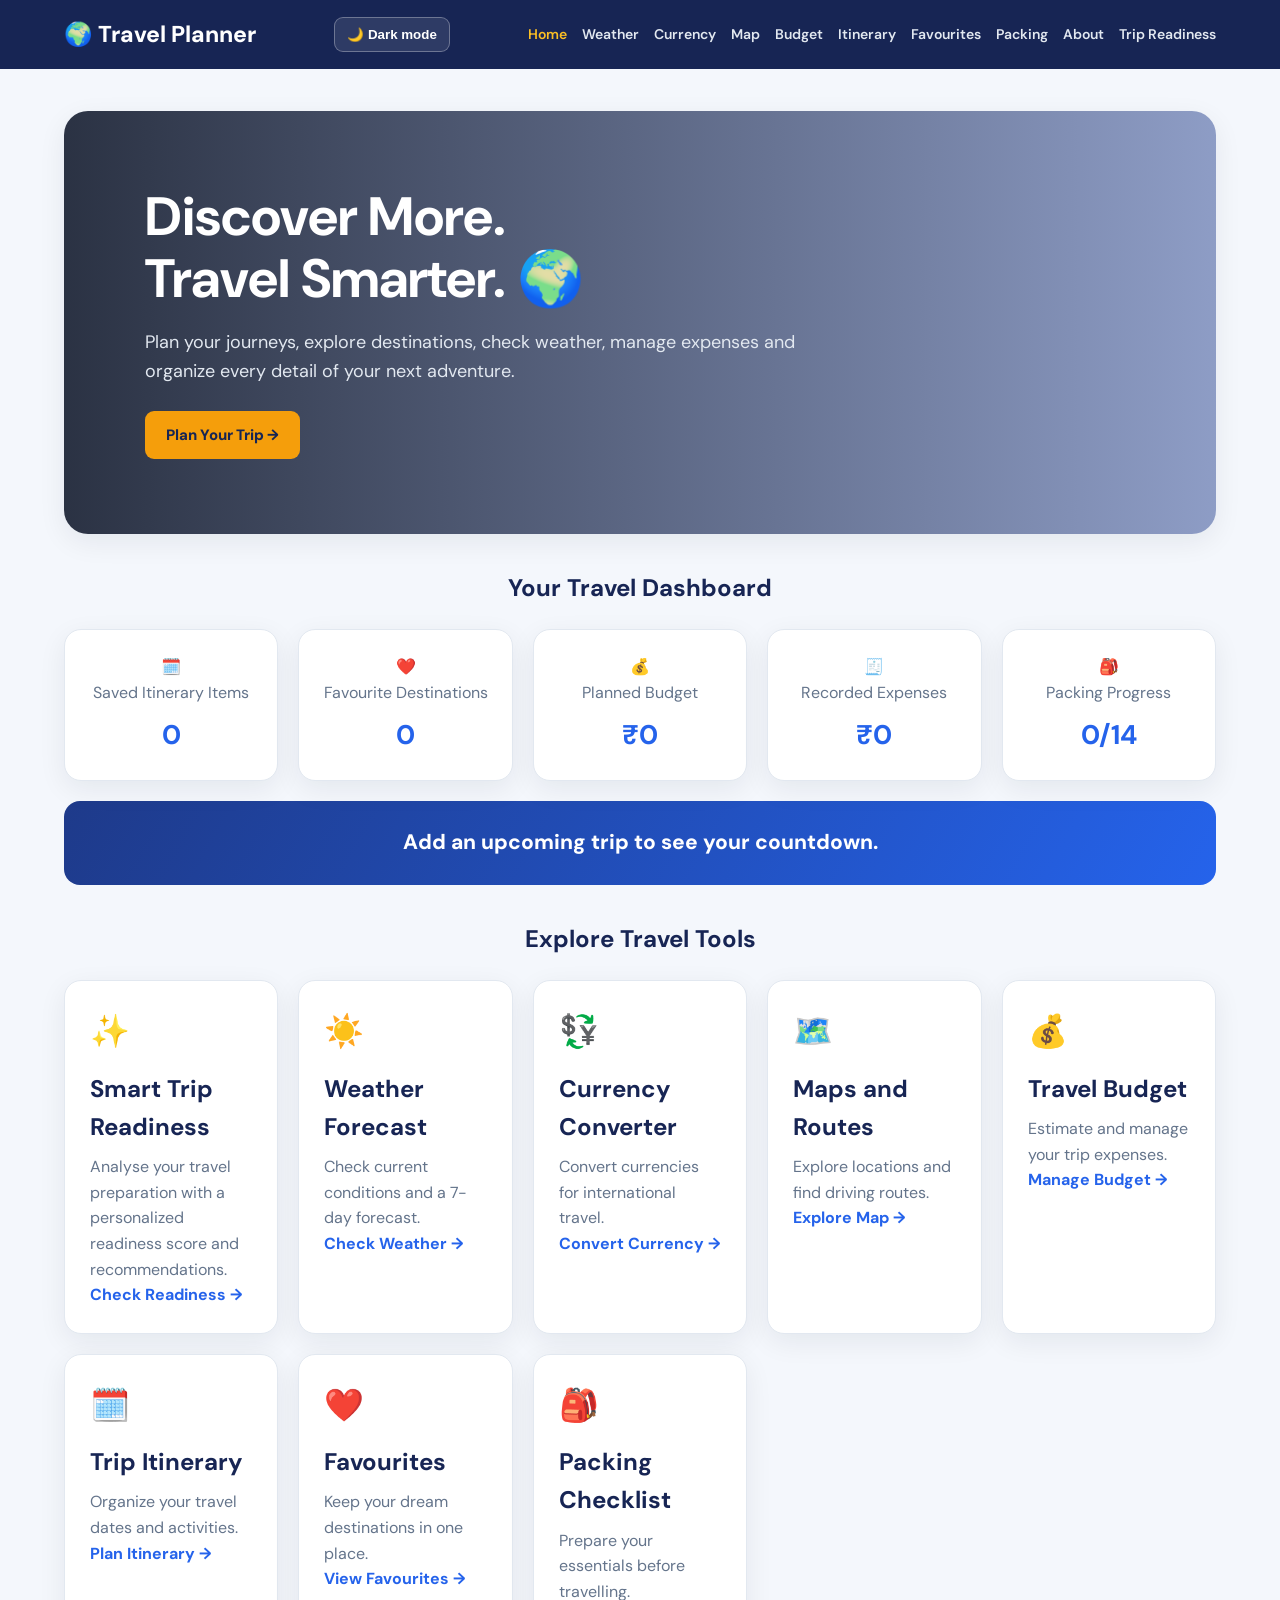
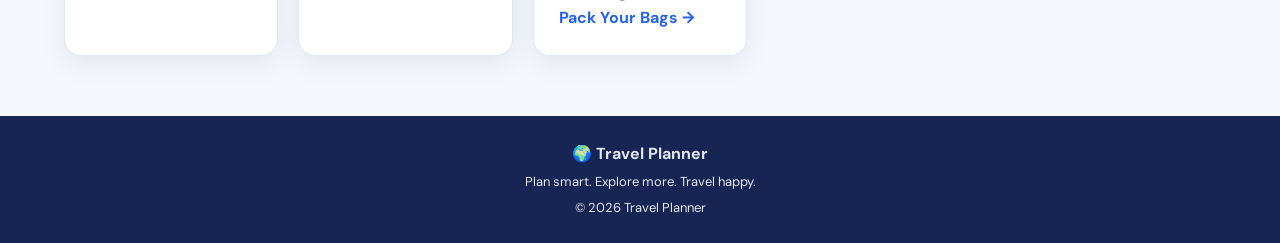
<file: index.html>
<!DOCTYPE html>
<html lang="en">
<head>
  <meta charset="UTF-8">
  <meta name="viewport" content="width=device-width, initial-scale=1.0">
  <title>Travel Planner | Explore More</title>
  <link rel="stylesheet" href="style.css">
  <script src="script.js" defer></script>
</head>
<body>
<header>
  <div class="logo">🌍 Travel Planner</div>
  <div class="header-actions">
    <button class="theme-button" id="themeButton" onclick="toggleTheme()">🌙 Dark mode</button>
    <button class="menu-toggle" onclick="toggleMenu()">☰ Menu</button>
  </div>
  <nav id="mainNav">
    <a class="active" href="index.html">Home</a>
    <a href="weather.html">Weather</a>
    <a href="currency.html">Currency</a>
    <a href="map.html">Map</a>
    <a href="budget.html">Budget</a>
    <a href="itinerary.html">Itinerary</a>
    <a href="favorites.html">Favourites</a>
    <a href="packing.html">Packing</a>
    <a href="about.html">About</a>
    <a href="readiness.html">Trip Readiness</a>
  </nav>
</header>

<main class="container">
  <section class="hero">
    <h1>Discover More.<br>Travel Smarter. 🌍</h1>
    <p>Plan your journeys, explore destinations, check weather, manage expenses and organize every detail of your next adventure.</p>
    <a class="btn" href="itinerary.html">Plan Your Trip →</a>
  </section>

  <h2 class="section-title">Your Travel Dashboard</h2>
  <section class="dashboard-grid">
    <article class="card dashboard-card">
      🗓️ <p>Saved Itinerary Items</p>
      <strong id="dashboardTrips">0</strong>
    </article>
    <article class="card dashboard-card">
      ❤️ <p>Favourite Destinations</p>
      <strong id="dashboardFavorites">0</strong>
    </article>
    <article class="card dashboard-card">
      💰 <p>Planned Budget</p>
      <strong id="dashboardBudget">₹0</strong>
    </article>
    <article class="card dashboard-card">
      🧾 <p>Recorded Expenses</p>
      <strong id="dashboardExpenses">₹0</strong>
    </article>
    <article class="card dashboard-card">
      🎒 <p>Packing Progress</p>
      <strong id="dashboardPacking">0/14</strong>
    </article>
  </section>

  <div id="tripCountdown" class="countdown">
    Add an upcoming trip to see your countdown.
  </div>

  <h2 class="section-title">Explore Travel Tools</h2>
  <section class="cards">


<article class="card">
  <div class="feature-icon">✨</div>
  <h2>Smart Trip Readiness</h2>
  <p>Analyse your travel preparation with a personalized readiness score and recommendations.</p>
  <a href="readiness.html">Check Readiness →</a>
</article>


    <article class="card">
      <div class="feature-icon">☀️</div>
      <h2>Weather Forecast</h2>
      <p>Check current conditions and a 7-day forecast.</p>
      <a href="weather.html">Check Weather →</a>
    </article>
    <article class="card">
      <div class="feature-icon">💱</div>
      <h2>Currency Converter</h2>
      <p>Convert currencies for international travel.</p>
      <a href="currency.html">Convert Currency →</a>
    </article>
    <article class="card">
      <div class="feature-icon">🗺️</div>
      <h2>Maps and Routes</h2>
      <p>Explore locations and find driving routes.</p>
      <a href="map.html">Explore Map →</a>
    </article>
    <article class="card">
      <div class="feature-icon">💰</div>
      <h2>Travel Budget</h2>
      <p>Estimate and manage your trip expenses.</p>
      <a href="budget.html">Manage Budget →</a>
    </article>
    <article class="card">
      <div class="feature-icon">🗓️</div>
      <h2>Trip Itinerary</h2>
      <p>Organize your travel dates and activities.</p>
      <a href="itinerary.html">Plan Itinerary →</a>
    </article>
    <article class="card">
      <div class="feature-icon">❤️</div>
      <h2>Favourites</h2>
      <p>Keep your dream destinations in one place.</p>
      <a href="favorites.html">View Favourites →</a>
    </article>
    <article class="card">
      <div class="feature-icon">🎒</div>
      <h2>Packing Checklist</h2>
      <p>Prepare your essentials before travelling.</p>
      <a href="packing.html">Pack Your Bags →</a>
    </article>
  </section>
</main>

<footer>
  <strong>🌍 Travel Planner</strong>
  <p>Plan smart. Explore more. Travel happy.</p>
  <p>© 2026 Travel Planner</p>
</footer>
</body>
</html>
</file>
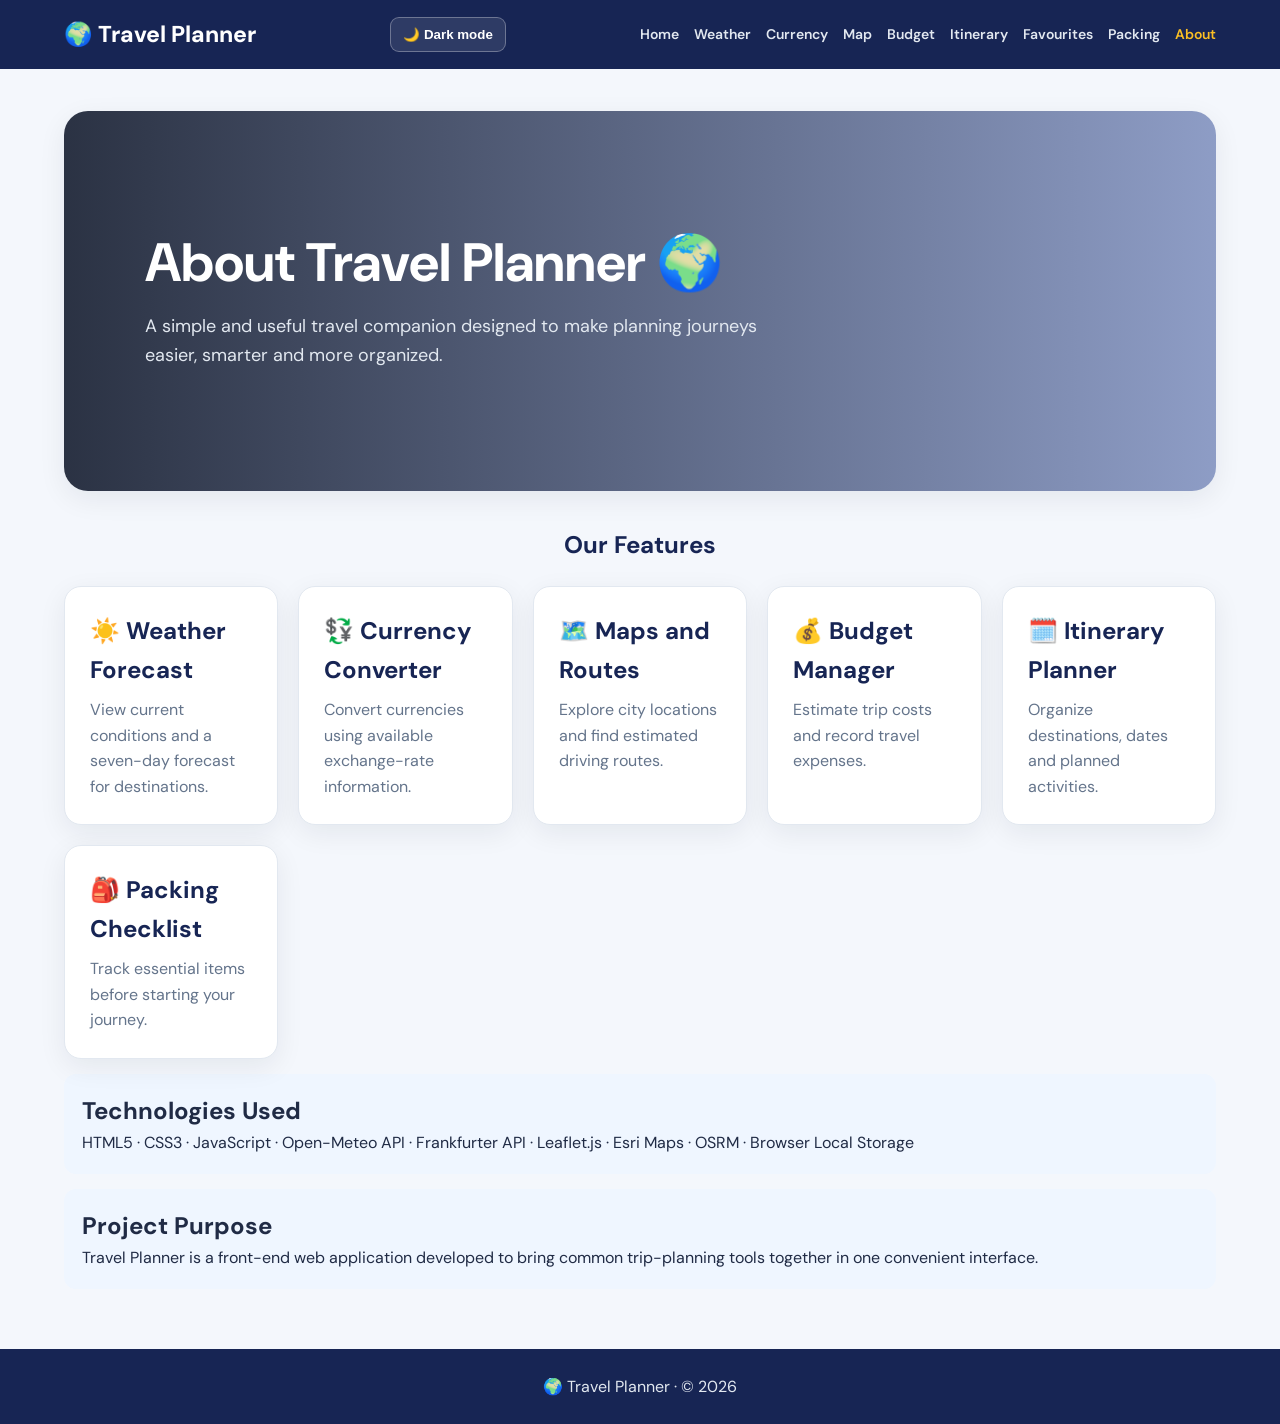
<file: about.html>
<!DOCTYPE html>
<html lang="en">
<head>
  <meta charset="UTF-8">
  <meta name="viewport" content="width=device-width, initial-scale=1.0">
  <title>About | Travel Planner</title>
  <link rel="stylesheet" href="style.css">
  <script src="script.js" defer></script>
</head>
<body>
<header>
  <div class="logo">🌍 Travel Planner</div>
  <div class="header-actions">
    <button class="theme-button" id="themeButton" onclick="toggleTheme()">🌙 Dark mode</button>
    <button class="menu-toggle" onclick="toggleMenu()">☰ Menu</button>
  </div>
  <nav id="mainNav">
    <a href="index.html">Home</a><a href="weather.html">Weather</a>
    <a href="currency.html">Currency</a><a href="map.html">Map</a>
    <a href="budget.html">Budget</a><a href="itinerary.html">Itinerary</a>
    <a href="favorites.html">Favourites</a><a href="packing.html">Packing</a>
    <a class="active" href="about.html">About</a>
  </nav>
</header>
<main class="container">
  <section class="hero">
    <h1>About Travel Planner 🌍</h1>
    <p>A simple and useful travel companion designed to make planning journeys easier, smarter and more organized.</p>
  </section>

  <h2 class="section-title">Our Features</h2>
  <section class="cards">
    <article class="card"><h2>☀️ Weather Forecast</h2><p>View current conditions and a seven-day forecast for destinations.</p></article>
    <article class="card"><h2>💱 Currency Converter</h2><p>Convert currencies using available exchange-rate information.</p></article>
    <article class="card"><h2>🗺️ Maps and Routes</h2><p>Explore city locations and find estimated driving routes.</p></article>
    <article class="card"><h2>💰 Budget Manager</h2><p>Estimate trip costs and record travel expenses.</p></article>
    <article class="card"><h2>🗓️ Itinerary Planner</h2><p>Organize destinations, dates and planned activities.</p></article>
    <article class="card"><h2>🎒 Packing Checklist</h2><p>Track essential items before starting your journey.</p></article>
  </section>

  <div class="note-box">
    <h2>Technologies Used</h2>
    <p>HTML5 · CSS3 · JavaScript · Open-Meteo API · Frankfurter API · Leaflet.js · Esri Maps · OSRM · Browser Local Storage</p>
  </div>
  <div class="note-box">
    <h2>Project Purpose</h2>
    <p>Travel Planner is a front-end web application developed to bring common trip-planning tools together in one convenient interface.</p>
  </div>
</main>
<footer>🌍 Travel Planner · © 2026</footer>
</body>
</html>
</file>
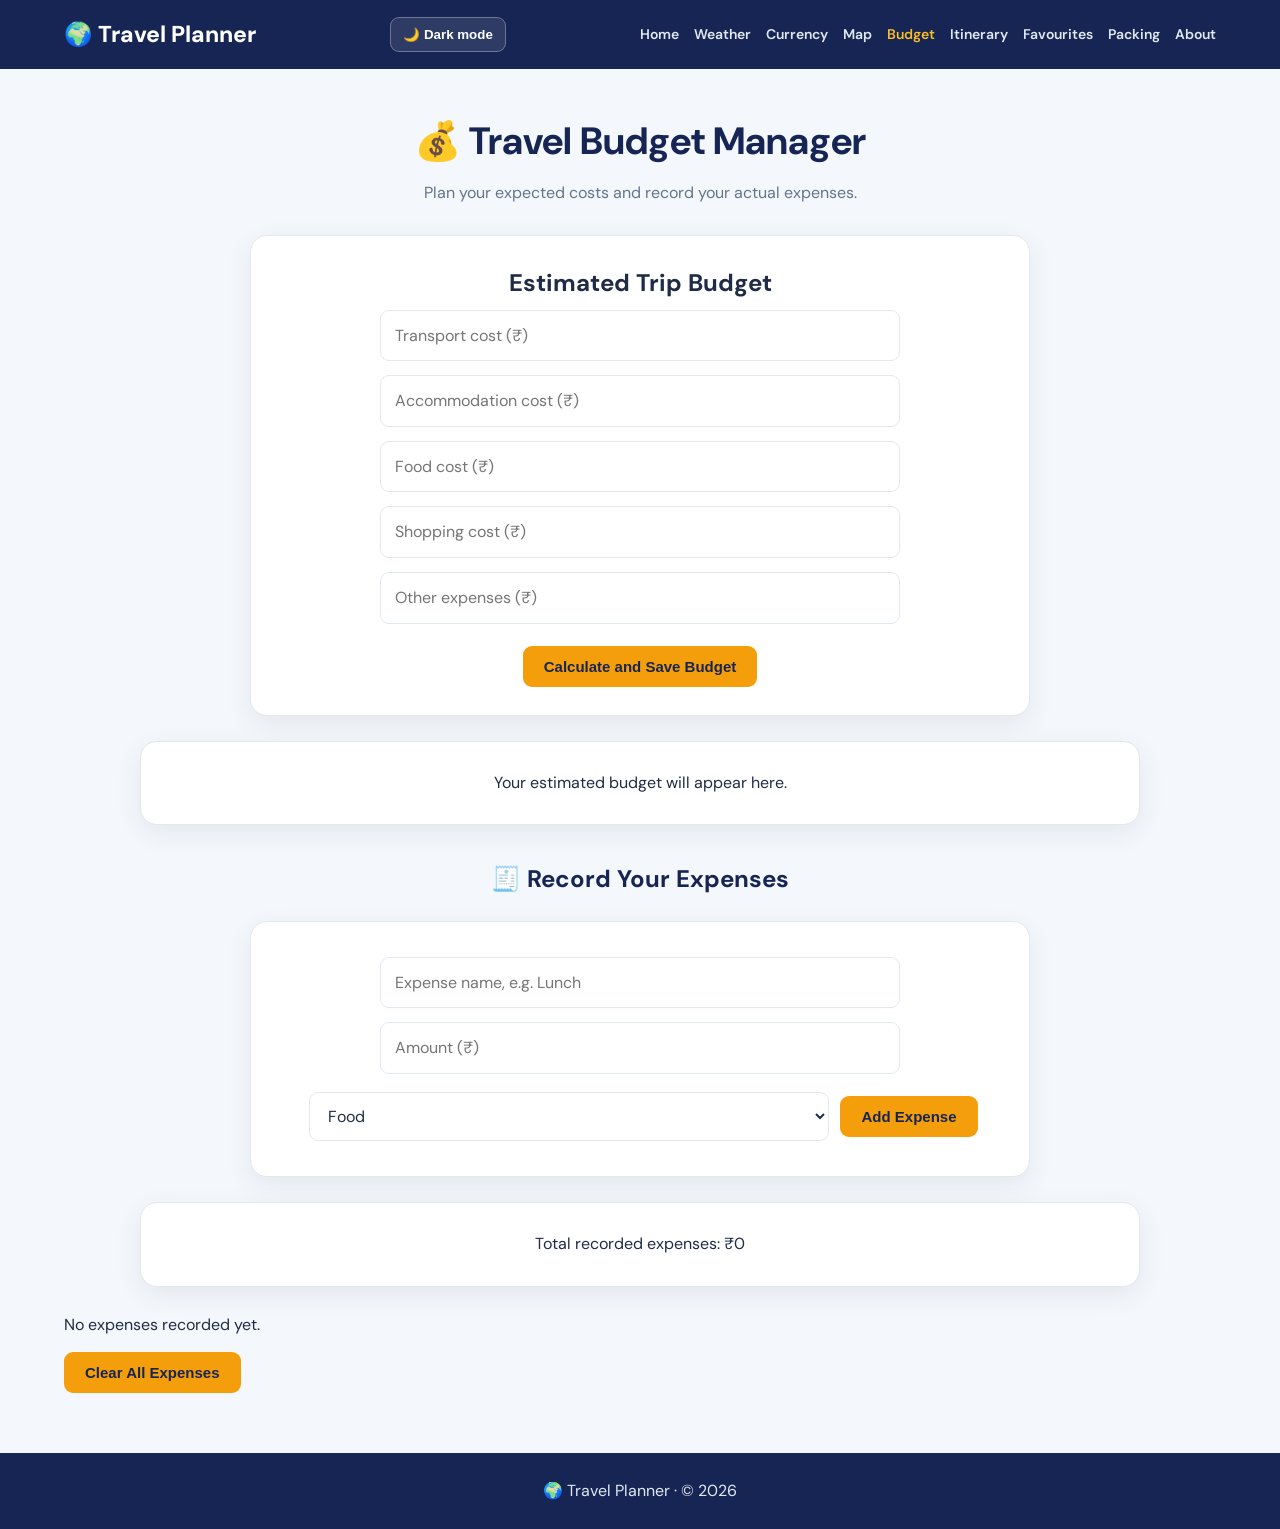
<file: budget.html>
<!DOCTYPE html>
<html lang="en">
<head>
  <meta charset="UTF-8">
  <meta name="viewport" content="width=device-width, initial-scale=1.0">
  <title>Travel Budget | Travel Planner</title>
  <link rel="stylesheet" href="style.css">
  <script src="script.js" defer></script>
</head>
<body>
<header>
  <div class="logo">🌍 Travel Planner</div>
  <div class="header-actions">
    <button class="theme-button" id="themeButton" onclick="toggleTheme()">🌙 Dark mode</button>
    <button class="menu-toggle" onclick="toggleMenu()">☰ Menu</button>
  </div>
  <nav id="mainNav">
    <a href="index.html">Home</a><a href="weather.html">Weather</a>
    <a href="currency.html">Currency</a><a href="map.html">Map</a>
    <a class="active" href="budget.html">Budget</a><a href="itinerary.html">Itinerary</a>
    <a href="favorites.html">Favourites</a><a href="packing.html">Packing</a>
    <a href="about.html">About</a>
  </nav>
</header>
<main class="container">
  <div class="page-heading">
    <h1>💰 Travel Budget Manager</h1>
    <p>Plan your expected costs and record your actual expenses.</p>
  </div>
  <section class="form-section">
    <h2>Estimated Trip Budget</h2>
    <input type="number" id="transport" min="0" placeholder="Transport cost (₹)">
    <input type="number" id="hotel" min="0" placeholder="Accommodation cost (₹)">
    <input type="number" id="food" min="0" placeholder="Food cost (₹)">
    <input type="number" id="shopping" min="0" placeholder="Shopping cost (₹)">
    <input type="number" id="other" min="0" placeholder="Other expenses (₹)">
    <button class="btn" onclick="calculateBudget()">Calculate and Save Budget</button>
  </section>
  <div id="budgetResult" class="result">Your estimated budget will appear here.</div>

  <h2 class="section-title">🧾 Record Your Expenses</h2>
  <section class="form-section">
    <input type="text" id="expenseName" placeholder="Expense name, e.g. Lunch">
    <input type="number" id="expenseAmount" min="0" step="any" placeholder="Amount (₹)">
    <select id="expenseCategory">
      <option>Food</option><option>Transport</option><option>Accommodation</option>
      <option>Shopping</option><option>Activities</option><option>Other</option>
    </select>
    <button class="btn" onclick="addExpense()">Add Expense</button>
  </section>
  <div id="expenseTotal" class="result">Total recorded expenses: ₹0</div>
  <div id="expenseList"></div>
  <button class="btn" onclick="clearExpenses()">Clear All Expenses</button>
</main>
<footer>🌍 Travel Planner · © 2026</footer>
</body>
</html>
</file>
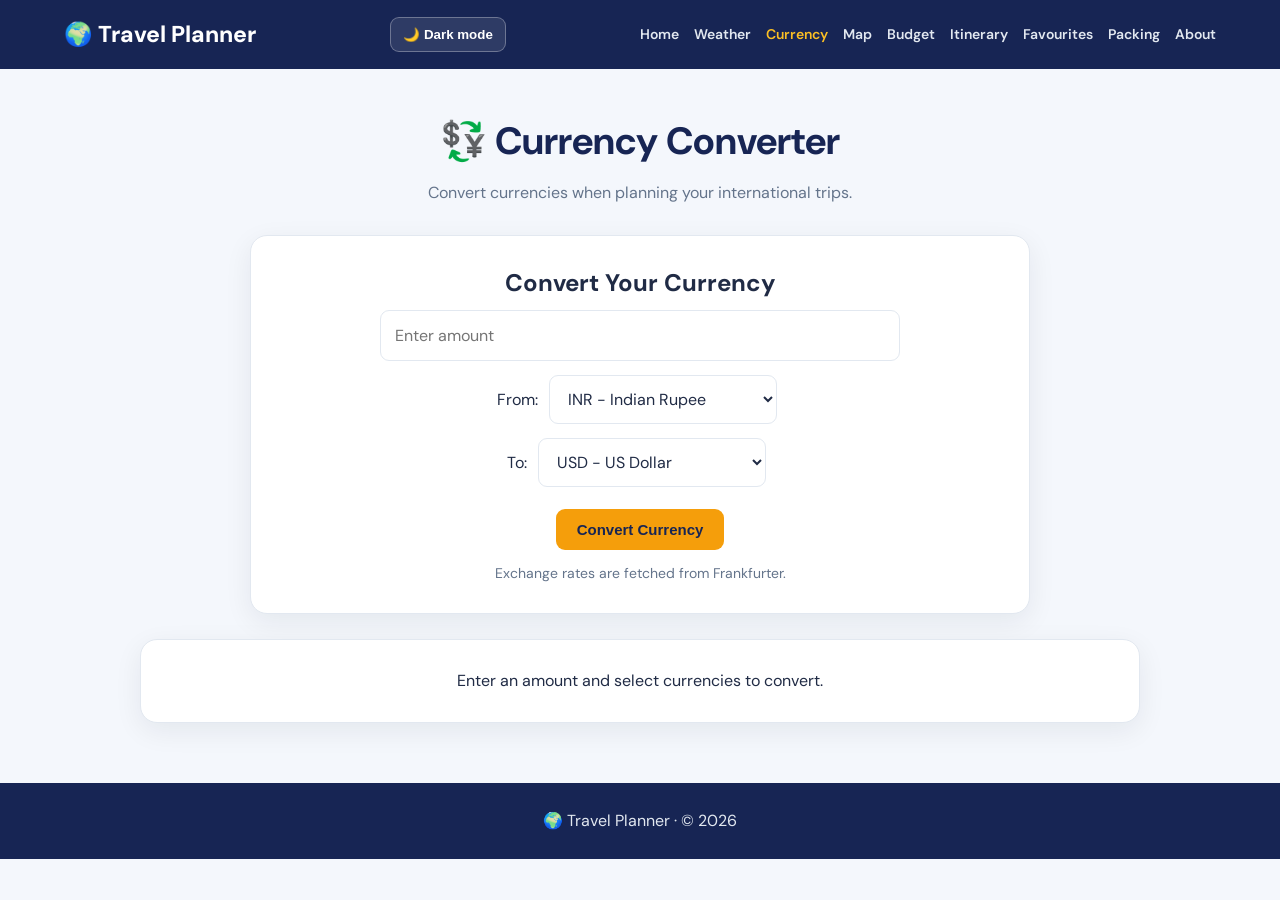
<file: currency.html>
<!DOCTYPE html>
<html lang="en">
<head>
  <meta charset="UTF-8">
  <meta name="viewport" content="width=device-width, initial-scale=1.0">
  <title>Currency Converter | Travel Planner</title>
  <link rel="stylesheet" href="style.css">
  <script src="script.js" defer></script>
</head>
<body>
<header>
  <div class="logo">🌍 Travel Planner</div>
  <div class="header-actions">
    <button class="theme-button" id="themeButton" onclick="toggleTheme()">🌙 Dark mode</button>
    <button class="menu-toggle" onclick="toggleMenu()">☰ Menu</button>
  </div>
  <nav id="mainNav">
    <a href="index.html">Home</a><a href="weather.html">Weather</a>
    <a class="active" href="currency.html">Currency</a><a href="map.html">Map</a>
    <a href="budget.html">Budget</a><a href="itinerary.html">Itinerary</a>
    <a href="favorites.html">Favourites</a><a href="packing.html">Packing</a>
    <a href="about.html">About</a>
  </nav>
</header>
<main class="container">
  <div class="page-heading">
    <h1>💱 Currency Converter</h1>
    <p>Convert currencies when planning your international trips.</p>
  </div>
  <section class="search-area">
    <h2>Convert Your Currency</h2>
    <input type="number" id="amount" min="0" step="any" placeholder="Enter amount">
    <br>
    <label for="fromCurrency">From:</label>
    <select id="fromCurrency">
      <option value="INR">INR - Indian Rupee</option>
      <option value="USD">USD - US Dollar</option>
      <option value="EUR">EUR - Euro</option>
      <option value="GBP">GBP - British Pound</option>
      <option value="JPY">JPY - Japanese Yen</option>
      <option value="AUD">AUD - Australian Dollar</option>
      <option value="CAD">CAD - Canadian Dollar</option>
      <option value="SGD">SGD - Singapore Dollar</option>
      <option value="AED">AED - UAE Dirham</option>
      <option value="THB">THB - Thai Baht</option>
      <option value="MYR">MYR - Malaysian Ringgit</option>
    </select>
    <br>
    <label for="toCurrency">To:</label>
    <select id="toCurrency">
      <option value="USD">USD - US Dollar</option>
      <option value="INR">INR - Indian Rupee</option>
      <option value="EUR">EUR - Euro</option>
      <option value="GBP">GBP - British Pound</option>
      <option value="JPY">JPY - Japanese Yen</option>
      <option value="AUD">AUD - Australian Dollar</option>
      <option value="CAD">CAD - Canadian Dollar</option>
      <option value="SGD">SGD - Singapore Dollar</option>
      <option value="AED">AED - UAE Dirham</option>
      <option value="THB">THB - Thai Baht</option>
      <option value="MYR">MYR - Malaysian Ringgit</option>
    </select>
    <br>
    <button class="btn" onclick="convertCurrency()">Convert Currency</button>
    <p class="note">Exchange rates are fetched from Frankfurter.</p>
  </section>
  <div id="currencyResult" class="result" aria-live="polite">
    Enter an amount and select currencies to convert.
  </div>
</main>
<footer>🌍 Travel Planner · © 2026</footer>
</body>
</html>
</file>
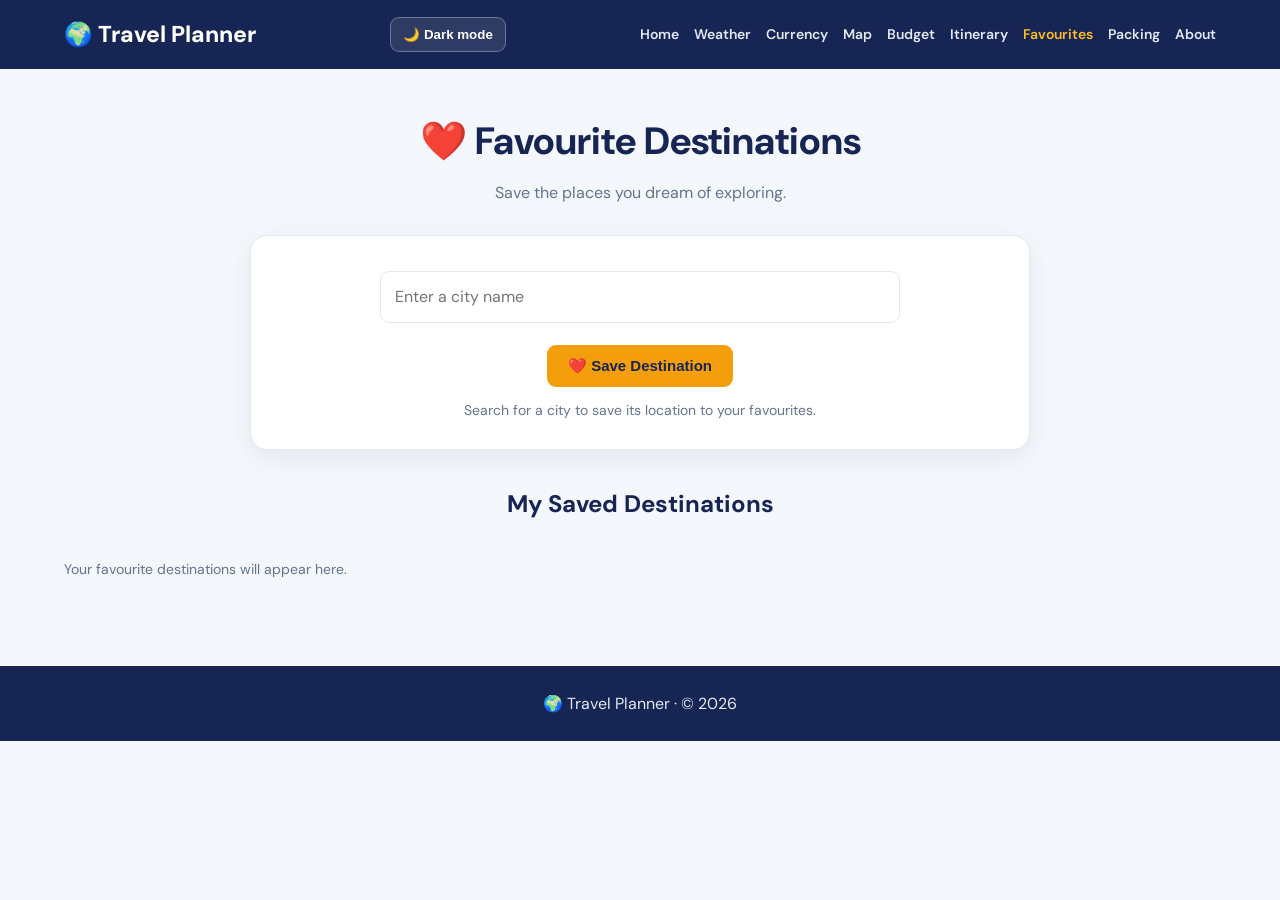
<file: favorites.html>
<!DOCTYPE html>
<html lang="en">
<head>
  <meta charset="UTF-8">
  <meta name="viewport" content="width=device-width, initial-scale=1.0">
  <title>Favourite Destinations | Travel Planner</title>
  <link rel="stylesheet" href="style.css">
  <script src="script.js" defer></script>
</head>
<body>
<header>
  <div class="logo">🌍 Travel Planner</div>
  <div class="header-actions">
    <button class="theme-button" id="themeButton" onclick="toggleTheme()">🌙 Dark mode</button>
    <button class="menu-toggle" onclick="toggleMenu()">☰ Menu</button>
  </div>
  <nav id="mainNav">
    <a href="index.html">Home</a><a href="weather.html">Weather</a>
    <a href="currency.html">Currency</a><a href="map.html">Map</a>
    <a href="budget.html">Budget</a><a href="itinerary.html">Itinerary</a>
    <a class="active" href="favorites.html">Favourites</a><a href="packing.html">Packing</a>
    <a href="about.html">About</a>
  </nav>
</header>
<main class="container">
  <div class="page-heading">
    <h1>❤️ Favourite Destinations</h1>
    <p>Save the places you dream of exploring.</p>
  </div>
  <section class="search-area">
    <input type="text" id="favoriteCity" placeholder="Enter a city name">
    <button class="btn" onclick="addFavorite()">❤️ Save Destination</button>
    <p class="note">Search for a city to save its location to your favourites.</p>
  </section>
  <h2 class="section-title">My Saved Destinations</h2>
  <section id="favoritesList" class="cards"></section>
</main>
<footer>🌍 Travel Planner · © 2026</footer>
</body>
</html>
</file>
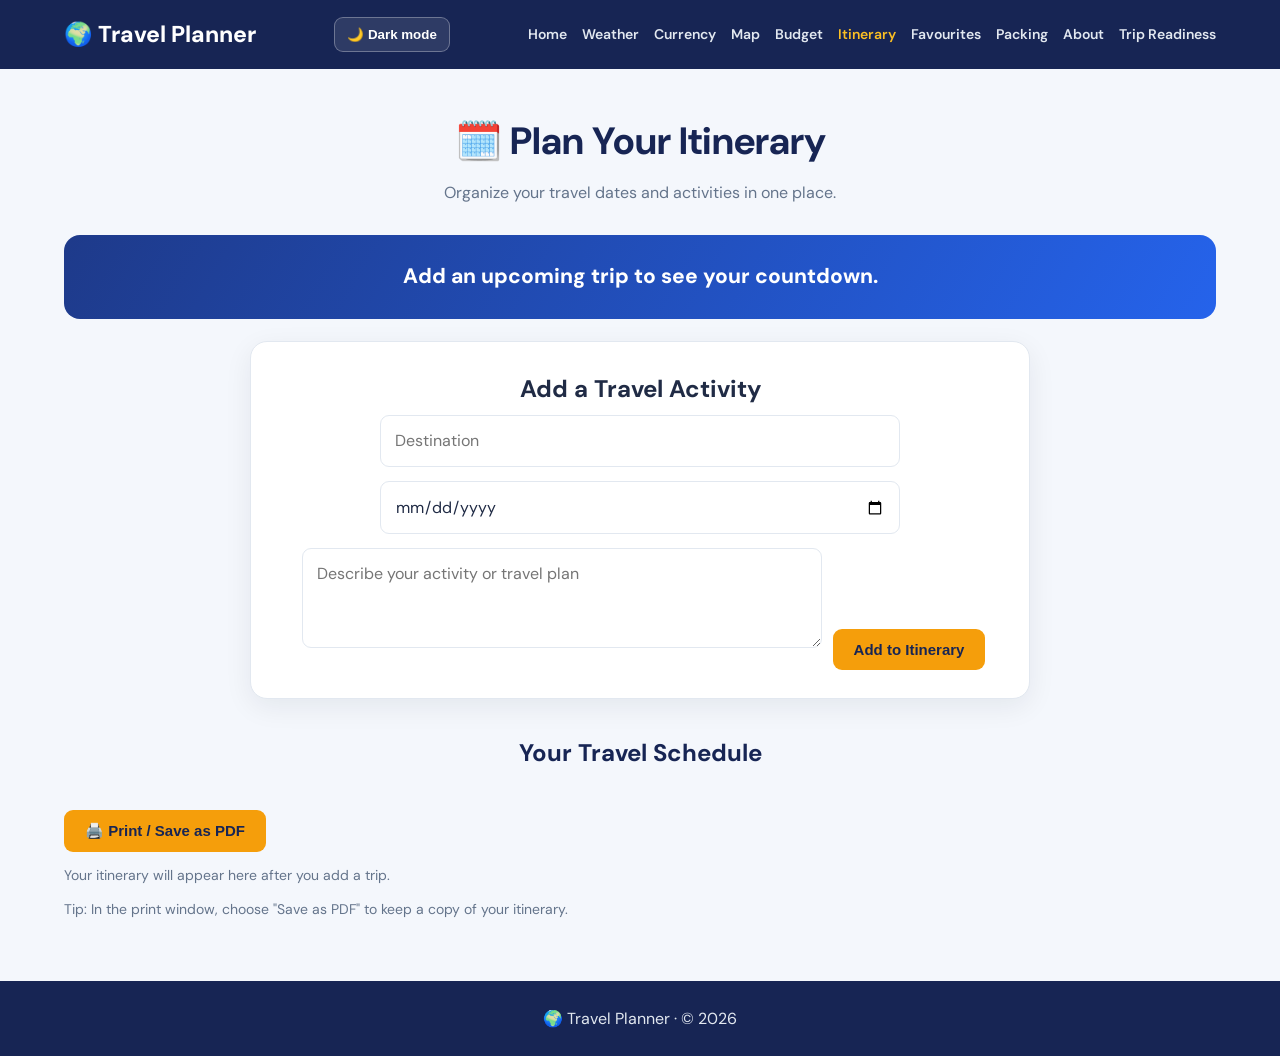
<file: itinerary.html>
<!DOCTYPE html>
<html lang="en">
<head>
  <meta charset="UTF-8">
  <meta name="viewport" content="width=device-width, initial-scale=1.0">
  <title>Trip Itinerary | Travel Planner</title>
  <link rel="stylesheet" href="style.css">
  <script src="script.js" defer></script>
</head>
<body>
<header>
  <div class="logo">🌍 Travel Planner</div>
  <div class="header-actions">
    <button class="theme-button" id="themeButton" onclick="toggleTheme()">🌙 Dark mode</button>
    <button class="menu-toggle" onclick="toggleMenu()">☰ Menu</button>
  </div>
  <nav id="mainNav">
    <a href="index.html">Home</a><a href="weather.html">Weather</a>
    <a href="currency.html">Currency</a><a href="map.html">Map</a>
    <a href="budget.html">Budget</a><a class="active" href="itinerary.html">Itinerary</a>
    <a href="favorites.html">Favourites</a><a href="packing.html">Packing</a>
    <a href="about.html">About</a>
    <a href="readiness.html">Trip Readiness</a>
  </nav>
</header>
<main class="container">
  <div class="page-heading">
    <h1>🗓️ Plan Your Itinerary</h1>
    <p>Organize your travel dates and activities in one place.</p>
  </div>
  <div id="tripCountdown" class="countdown">Add an upcoming trip to see your countdown.</div>
  <section class="form-section">
    <h2>Add a Travel Activity</h2>
    <input type="text" id="tripDestination" placeholder="Destination">
    <input type="date" id="tripDate">
    <textarea id="tripActivity" placeholder="Describe your activity or travel plan"></textarea>
    <button class="btn" onclick="addItinerary()">Add to Itinerary</button>
  </section>
  <div class="row-actions">
    <h2 class="section-title">Your Travel Schedule</h2>
    <button class="btn" onclick="printItinerary()">🖨️ Print / Save as PDF</button>
  </div>
  <div id="itineraryList"></div>
  <p class="note">Tip: In the print window, choose "Save as PDF" to keep a copy of your itinerary.</p>
</main>
<footer>🌍 Travel Planner · © 2026</footer>
</body>
</html>
</file>
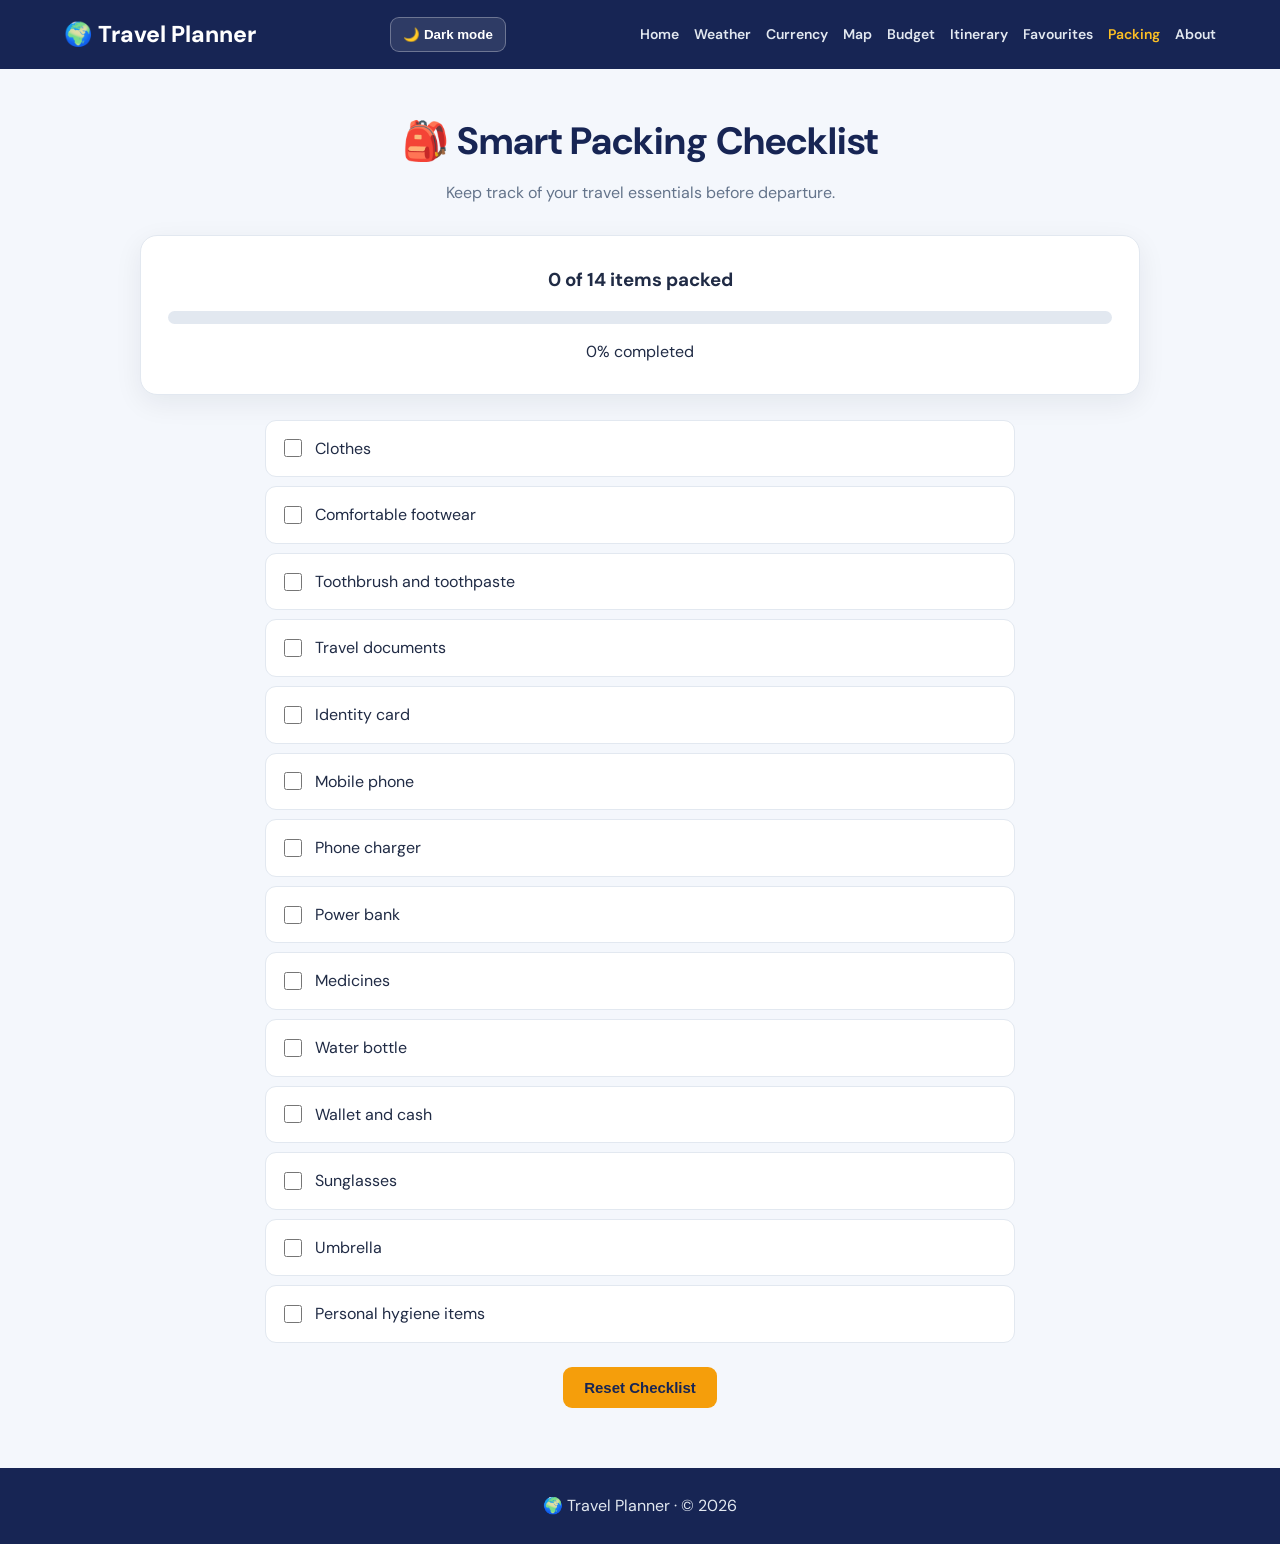
<file: packing.html>
<!DOCTYPE html>
<html lang="en">
<head>
  <meta charset="UTF-8">
  <meta name="viewport" content="width=device-width, initial-scale=1.0">
  <title>Packing Checklist | Travel Planner</title>
  <link rel="stylesheet" href="style.css">
  <script src="script.js" defer></script>
</head>
<body>
<header>
  <div class="logo">🌍 Travel Planner</div>
  <div class="header-actions">
    <button class="theme-button" id="themeButton" onclick="toggleTheme()">🌙 Dark mode</button>
    <button class="menu-toggle" onclick="toggleMenu()">☰ Menu</button>
  </div>
  <nav id="mainNav">
    <a href="index.html">Home</a><a href="weather.html">Weather</a>
    <a href="currency.html">Currency</a><a href="map.html">Map</a>
    <a href="budget.html">Budget</a><a href="itinerary.html">Itinerary</a>
    <a href="favorites.html">Favourites</a><a class="active" href="packing.html">Packing</a>
    <a href="about.html">About</a>
  </nav>
</header>
<main class="container">
  <div class="page-heading">
    <h1>🎒 Smart Packing Checklist</h1>
    <p>Keep track of your travel essentials before departure.</p>
  </div>
  <div id="packingProgress" class="result"></div>
  <section id="packingList"></section>
  <div style="text-align:center">
    <button class="btn" onclick="resetPacking()">Reset Checklist</button>
  </div>
</main>
<footer>🌍 Travel Planner · © 2026</footer>
</body>
</html>
</file>
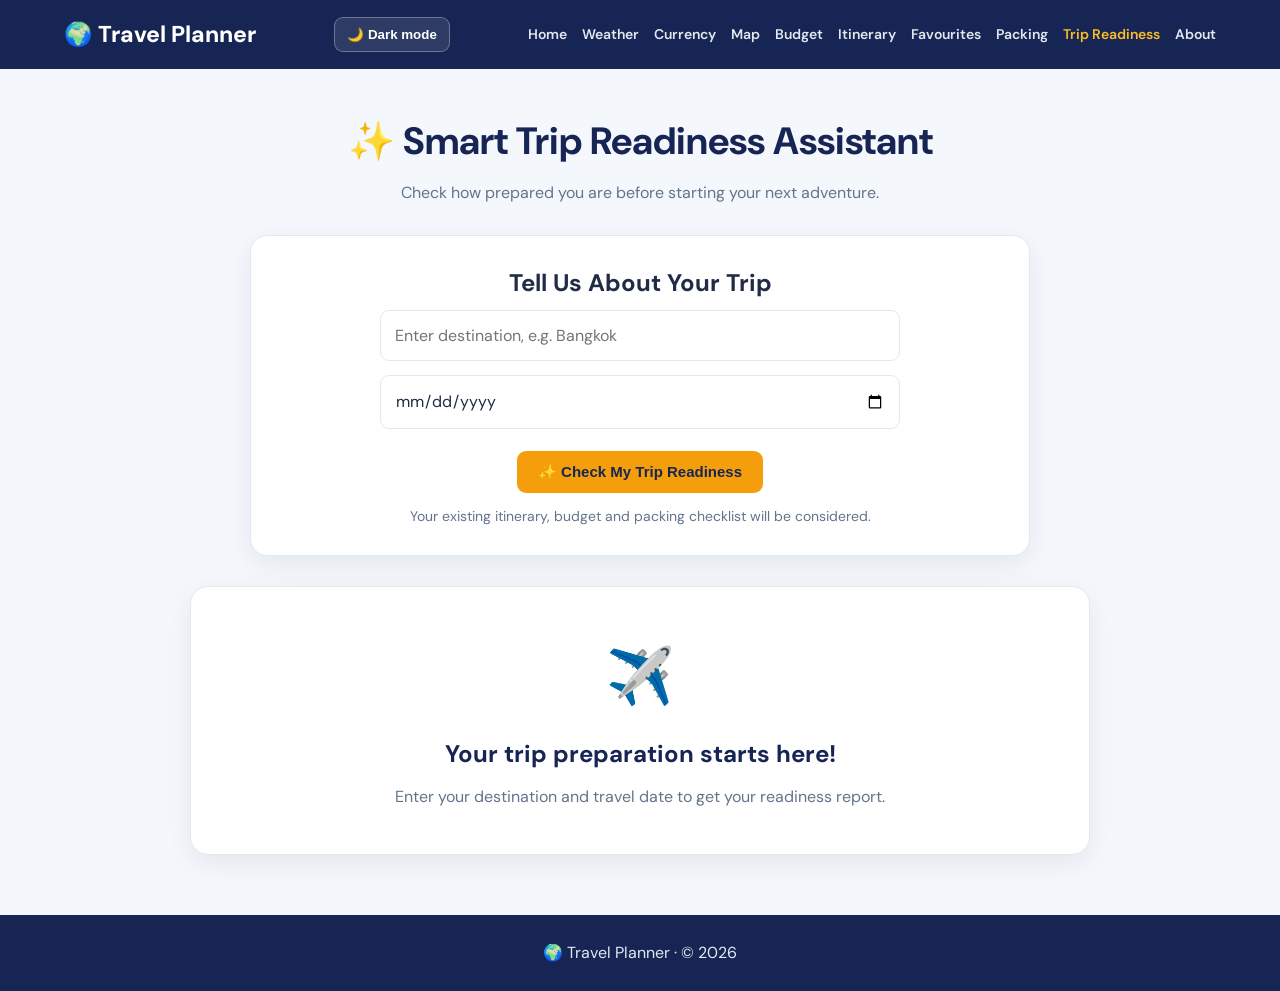
<file: readiness.html>
<!DOCTYPE html>
<html lang="en">
<head>
  <meta charset="UTF-8">
  <meta name="viewport" content="width=device-width, initial-scale=1.0">
  <title>Smart Trip Readiness | Travel Planner</title>
  <link rel="stylesheet" href="style.css">
  <script src="script.js" defer></script>
</head>
<body>

<header>
  <div class="logo">🌍 Travel Planner</div>
  <div class="header-actions">
    <button class="theme-button" id="themeButton" onclick="toggleTheme()">🌙 Dark mode</button>
    <button class="menu-toggle" onclick="toggleMenu()">☰ Menu</button>
  </div>
  <nav id="mainNav">
    <a href="index.html">Home</a>
    <a href="weather.html">Weather</a>
    <a href="currency.html">Currency</a>
    <a href="map.html">Map</a>
    <a href="budget.html">Budget</a>
    <a href="itinerary.html">Itinerary</a>
    <a href="favorites.html">Favourites</a>
    <a href="packing.html">Packing</a>
    <a class="active" href="readiness.html">Trip Readiness</a>
    <a href="about.html">About</a>
  </nav>
</header>

<main class="container">

  <div class="page-heading">
    <h1>✨ Smart Trip Readiness Assistant</h1>
    <p>Check how prepared you are before starting your next adventure.</p>
  </div>

  <section class="form-section">
    <h2>Tell Us About Your Trip</h2>

    <input
      type="text"
      id="readinessDestination"
      placeholder="Enter destination, e.g. Bangkok"
    >

    <input
      type="date"
      id="readinessDate"
    >

    <button class="btn" onclick="runReadinessCheck()">
      ✨ Check My Trip Readiness
    </button>

    <p class="note">
      Your existing itinerary, budget and packing checklist will be considered.
    </p>
  </section>

  <section id="readinessResult" class="readiness-result" aria-live="polite">
    <div class="readiness-empty">
      <div class="readiness-icon">✈️</div>
      <h2>Your trip preparation starts here!</h2>
      <p>Enter your destination and travel date to get your readiness report.</p>
    </div>
  </section>

</main>

<footer>
  🌍 Travel Planner · © 2026
</footer>

</body>
</html>
</file>
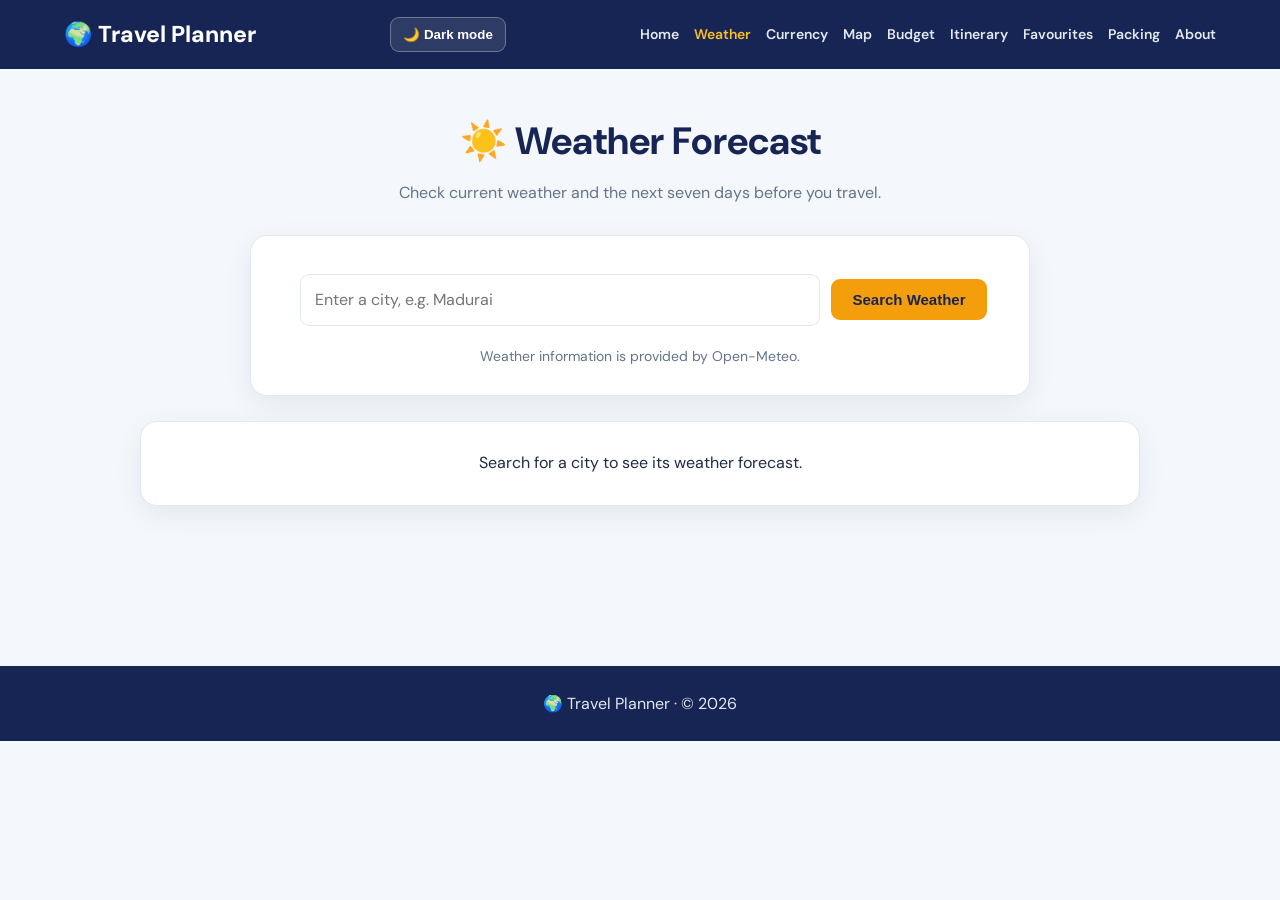
<file: weather.html>
<!DOCTYPE html>
<html lang="en">
<head>
  <meta charset="UTF-8">
  <meta name="viewport" content="width=device-width, initial-scale=1.0">
  <title>Weather Forecast | Travel Planner</title>
  <link rel="stylesheet" href="style.css">
  <script src="script.js" defer></script>
</head>
<body>
<header>
  <div class="logo">🌍 Travel Planner</div>
  <div class="header-actions">
    <button class="theme-button" id="themeButton" onclick="toggleTheme()">🌙 Dark mode</button>
    <button class="menu-toggle" onclick="toggleMenu()">☰ Menu</button>
  </div>
  <nav id="mainNav">
    <a href="index.html">Home</a><a class="active" href="weather.html">Weather</a>
    <a href="currency.html">Currency</a><a href="map.html">Map</a>
    <a href="budget.html">Budget</a><a href="itinerary.html">Itinerary</a>
    <a href="favorites.html">Favourites</a><a href="packing.html">Packing</a>
    <a href="about.html">About</a>
  </nav>
</header>
<main class="container">
  <div class="page-heading">
    <h1>☀️ Weather Forecast</h1>
    <p>Check current weather and the next seven days before you travel.</p>
  </div>
  <section class="search-area">
    <input type="text" id="cityInput" placeholder="Enter a city, e.g. Madurai">
    <button class="btn" onclick="getWeather()">Search Weather</button>
    <p class="note">Weather information is provided by Open-Meteo.</p>
  </section>
  <div id="weatherResult" class="result" aria-live="polite">
    Search for a city to see its weather forecast.
  </div>
</main>
<footer>🌍 Travel Planner · © 2026</footer>
</body>
</html>
</file>
<file: style.css>
@import url('https://fonts.googleapis.com/css2?family=DM+Sans:wght@400;500;600;700;800&display=swap');

:root {
  --navy: #172554;
  --blue: #2563eb;
  --orange: #f59e0b;
  --background: #f4f7fc;
  --surface: #ffffff;
  --text: #202b45;
  --muted: #64748b;
  --border: #e2e8f0;
  --soft: #eff6ff;
  --shadow: 0 8px 28px rgba(15, 23, 42, .07);
}

* {
  margin: 0;
  padding: 0;
  box-sizing: border-box;
}

body {
  font-family: 'DM Sans', Arial, sans-serif;
  background: var(--background);
  color: var(--text);
  line-height: 1.6;
  transition: background .2s, color .2s;
}

header {
  background: var(--navy);
  color: white;
  padding: 16px 5%;
  display: flex;
  align-items: center;
  justify-content: space-between;
  gap: 16px;
  flex-wrap: wrap;
  position: relative;
  z-index: 10;
}

.logo {
  font-size: 23px;
  font-weight: 800;
  white-space: nowrap;
}

nav {
  display: flex;
  align-items: center;
  gap: 15px;
  flex-wrap: wrap;
}

nav a {
  color: #e2e8f0;
  text-decoration: none;
  font-size: 14px;
  font-weight: 600;
  transition: color .2s;
}

nav a:hover,
nav a.active {
  color: #fbbf24;
}

.header-actions {
  display: flex;
  gap: 9px;
  align-items: center;
}

.menu-toggle,
.theme-button {
  border: 1px solid rgba(255,255,255,.3);
  color: white;
  background: rgba(255,255,255,.1);
  padding: 9px 12px;
  border-radius: 9px;
  cursor: pointer;
  font-weight: 700;
}

.menu-toggle {
  display: none;
}

.container {
  width: 90%;
  max-width: 1180px;
  margin: 42px auto;
  min-height: 55vh;
}

.hero {
  min-height: 380px;
  background:
    linear-gradient(90deg, rgba(15,23,42,.88), rgba(30,58,138,.48)),
    url('https://images.unsplash.com/photo-1464822759023-fed622ff2c3b?auto=format&fit=crop&w=1800&q=85') center/cover;
  color: white;
  padding: 75px 7%;
  border-radius: 24px;
  display: flex;
  flex-direction: column;
  justify-content: center;
  align-items: flex-start;
  box-shadow: var(--shadow);
}

.hero h1 {
  font-size: clamp(34px, 5vw, 54px);
  line-height: 1.15;
  max-width: 700px;
  margin-bottom: 18px;
}

.hero p {
  font-size: 18px;
  max-width: 650px;
  color: #e2e8f0;
}

.hero .btn {
  margin-top: 25px;
}

.page-heading {
  text-align: center;
  margin-bottom: 30px;
}

.page-heading h1 {
  font-size: clamp(28px, 4vw, 38px);
  color: var(--navy);
  margin-bottom: 8px;
}

.page-heading p {
  color: var(--muted);
}

.section-title {
  text-align: center;
  margin: 35px 0 22px;
  color: var(--navy);
}

.btn {
  display: inline-block;
  background: var(--orange);
  color: #172554;
  padding: 12px 21px;
  border: none;
  border-radius: 9px;
  text-decoration: none;
  font-size: 15px;
  font-weight: 800;
  cursor: pointer;
  margin-top: 15px;
  transition: transform .2s, background .2s;
}

.btn:hover {
  background: #fbbf24;
  transform: translateY(-2px);
}

.btn-small {
  padding: 8px 14px;
  font-size: 13px;
}

.cards,
.dashboard-grid,
.forecast-grid {
  display: grid;
  grid-template-columns: repeat(auto-fit, minmax(210px, 1fr));
  gap: 20px;
}

.card,
.search-area,
.form-section,
.result {
  background: var(--surface);
  border: 1px solid var(--border);
  border-radius: 17px;
  box-shadow: var(--shadow);
}

.card {
  padding: 25px;
  transition: transform .2s, box-shadow .2s;
}

.card:hover {
  transform: translateY(-4px);
  box-shadow: 0 12px 30px rgba(15,23,42,.11);
}

.card h2 {
  color: var(--navy);
  margin-bottom: 8px;
}

.card p {
  color: var(--muted);
}

.card a {
  color: var(--blue);
  font-weight: 700;
  text-decoration: none;
}

.feature-icon,
.destination-icon {
  font-size: 32px;
  margin-bottom: 12px;
}

.dashboard-card {
  text-align: center;
  padding: 24px 12px;
}

.dashboard-card strong {
  display: block;
  font-size: 27px;
  color: var(--blue);
  margin-top: 8px;
}

.search-area,
.form-section {
  max-width: 780px;
  margin: 22px auto;
  padding: 28px;
  text-align: center;
}

input,
select,
textarea {
  font: inherit;
  padding: 12px 14px;
  border: 1px solid var(--border);
  border-radius: 9px;
  background: var(--surface);
  color: var(--text);
  max-width: 100%;
  margin: 7px;
}

.search-area input,
.form-section input,
.form-section select,
.form-section textarea {
  width: min(90%, 520px);
}

textarea {
  min-height: 100px;
  resize: vertical;
}

label {
  color: var(--text);
}

.result {
  padding: 27px;
  margin: 25px auto;
  max-width: 1000px;
  text-align: center;
  line-height: 1.8;
}

.result h2 {
  color: var(--blue);
}

.temperature {
  font-size: clamp(32px, 5vw, 48px);
  color: var(--blue);
  font-weight: 800;
  margin: 8px 0;
}

.current-weather {
  padding: 18px;
  background: var(--soft);
  border-radius: 14px;
  margin: 18px 0;
}

.weather-grid {
  display: grid;
  grid-template-columns: repeat(3, 1fr);
  gap: 12px;
  margin: 20px 0;
}

.weather-box {
  background: var(--soft);
  padding: 17px 10px;
  border-radius: 12px;
  text-align: center;
}

.weather-box strong {
  display: block;
  font-size: 19px;
  color: var(--blue);
}

.forecast-grid {
  grid-template-columns: repeat(auto-fit, minmax(140px, 1fr));
  margin-top: 18px;
}

.tips-box {
  background: #fffbeb;
  color: #78350f;
  padding: 20px;
  border-radius: 12px;
  text-align: left;
  margin-top: 22px;
}

.tips-box h3 {
  margin-bottom: 8px;
}

#map {
  width: 100%;
  height: 450px;
  border-radius: 17px;
  margin-top: 25px;
  z-index: 1;
}

.note,
.empty-state {
  color: var(--muted);
  font-size: 14px;
  margin-top: 12px;
}

.packing-item {
  display: flex;
  align-items: center;
  gap: 13px;
  background: var(--surface);
  padding: 15px 18px;
  margin: 9px auto;
  border: 1px solid var(--border);
  border-radius: 11px;
  max-width: 750px;
  cursor: pointer;
}

.packing-item input {
  accent-color: var(--blue);
  width: 18px;
  height: 18px;
  margin: 0;
}

.progress-track {
  height: 13px;
  background: var(--border);
  border-radius: 30px;
  overflow: hidden;
  margin: 14px 0;
}

.progress-fill {
  height: 100%;
  background: #16a34a;
  border-radius: 30px;
  transition: width .3s;
}

.expense-card {
  display: flex;
  align-items: center;
  justify-content: space-between;
  gap: 15px;
  flex-wrap: wrap;
  margin: 12px 0;
}

.expense-card strong {
  color: var(--blue);
}

.countdown {
  text-align: center;
  background: linear-gradient(120deg, #1e3a8a, #2563eb);
  color: white;
  padding: 25px;
  border-radius: 16px;
  margin: 20px 0;
  font-size: 21px;
  font-weight: 800;
}

.note-box {
  background: var(--soft);
  padding: 18px;
  border-radius: 12px;
  margin: 15px 0;
}

footer {
  background: var(--navy);
  color: #e2e8f0;
  text-align: center;
  padding: 25px;
  margin-top: 60px;
}

footer p {
  font-size: 13px;
  margin-top: 5px;
}

.dark-mode {
  --background: #0f172a;
  --surface: #1e293b;
  --text: #e2e8f0;
  --muted: #a8b4c7;
  --border: #334155;
  --soft: #263750;
  --shadow: 0 8px 28px rgba(0,0,0,.18);
}

.dark-mode .page-heading h1,
.dark-mode .section-title,
.dark-mode .card h2 {
  color: #bfdbfe;
}

.dark-mode .tips-box {
  background: #422f12;
  color: #fde68a;
}

.dark-mode .hero {
  background:
    linear-gradient(90deg, rgba(15,23,42,.92), rgba(30,58,138,.55)),
    url('https://images.unsplash.com/photo-1464822759023-fed622ff2c3b?auto=format&fit=crop&w=1800&q=85') center/cover;
}

@media (max-width: 950px) {
  header {
    align-items: center;
  }

  .menu-toggle {
    display: inline-block;
  }

  nav {
    display: none;
    width: 100%;
    flex-direction: column;
    align-items: flex-start;
    padding: 12px 0;
  }

  nav.nav-open {
    display: flex;
  }

  nav a {
    padding: 5px 0;
  }
}

@media (max-width: 650px) {
  .container {
    width: 92%;
    margin: 28px auto;
  }

  .hero {
    min-height: 330px;
    padding: 40px 25px;
  }

  .hero p {
    font-size: 16px;
  }

  .weather-grid {
    grid-template-columns: 1fr;
  }

  .search-area,
  .form-section {
    padding: 20px 13px;
  }

  .search-area input,
  .form-section input,
  .form-section select,
  .form-section textarea {
    width: 95%;
  }

  .expense-card {
    align-items: flex-start;
    flex-direction: column;
  }
}

@media print {
  header,
  footer,
  .btn,
  .form-section,
  .search-area,
  .theme-button,
  .menu-toggle {
    display: none !important;
  }

  body {
    background: white;
    color: black;
  }

  .container {
    width: 100%;
    margin: 0;
  }

  .card {
    box-shadow: none;
    break-inside: avoid;
  }
}

/* ==========================================
   SMART TRIP READINESS ASSISTANT
========================================== */

.readiness-result {
  max-width: 900px;
  margin: 30px auto;
}

.readiness-empty {
  background: var(--surface);
  border: 1px solid var(--border);
  border-radius: 18px;
  padding: 45px 20px;
  text-align: center;
  box-shadow: var(--shadow);
}

.readiness-icon {
  font-size: 55px;
  margin-bottom: 15px;
}

.readiness-empty h2 {
  color: var(--navy);
  margin-bottom: 10px;
}

.readiness-empty p {
  color: var(--muted);
}

.dark-mode .readiness-empty h2 {
  color: #bfdbfe;
}

.readiness-report {
  background: var(--surface);
  padding: 30px;
  border: 1px solid var(--border);
  border-radius: 20px;
  box-shadow: var(--shadow);
}

.readiness-score {
  text-align: center;
  padding: 15px;
}

.score-circle {
  width: 175px;
  height: 175px;
  margin: 10px auto 20px;
  border-radius: 50%;
  background: conic-gradient(
    #16a34a var(--score),
    var(--border) var(--score)
  );
  display: grid;
  place-items: center;
}

.score-inner {
  width: 145px;
  height: 145px;
  background: var(--surface);
  border-radius: 50%;
  display: flex;
  align-items: center;
  justify-content: center;
  flex-direction: column;
}

.score-inner strong {
  font-size: 48px;
  color: #16a34a;
  line-height: 1.1;
}

.score-inner span {
  color: var(--muted);
}

.readiness-score h2 {
  color: var(--blue);
  margin-bottom: 5px;
}

.readiness-score h3 {
  margin-top: 15px;
}

.readiness-checks {
  display: grid;
  gap: 12px;
}

.readiness-check {
  display: flex;
  justify-content: space-between;
  align-items: center;
  gap: 15px;
  background: var(--soft);
  padding: 18px;
  border-radius: 12px;
}

.readiness-check h3 {
  font-size: 16px;
  margin-bottom: 5px;
}

.readiness-check p {
  color: var(--muted);
  font-size: 14px;
}

.readiness-check > strong {
  white-space: nowrap;
  color: var(--blue);
  font-size: 17px;
}

.readiness-tips {
  margin-top: 25px;
  padding: 22px;
  border-radius: 14px;
  background: #fffbeb;
  color: #78350f;
}

.readiness-tips h2 {
  margin-bottom: 12px;
  font-size: 20px;
}

.readiness-tips p {
  margin: 9px 0;
}

.dark-mode .readiness-tips {
  background: #422f12;
  color: #fde68a;
}

@media (max-width: 600px) {
  .readiness-report {
    padding: 18px 12px;
  }

  .readiness-check {
    align-items: flex-start;
  }

  .score-circle {
    width: 150px;
    height: 150px;
  }

  .score-inner {
    width: 125px;
    height: 125px;
  }
}
</file>
